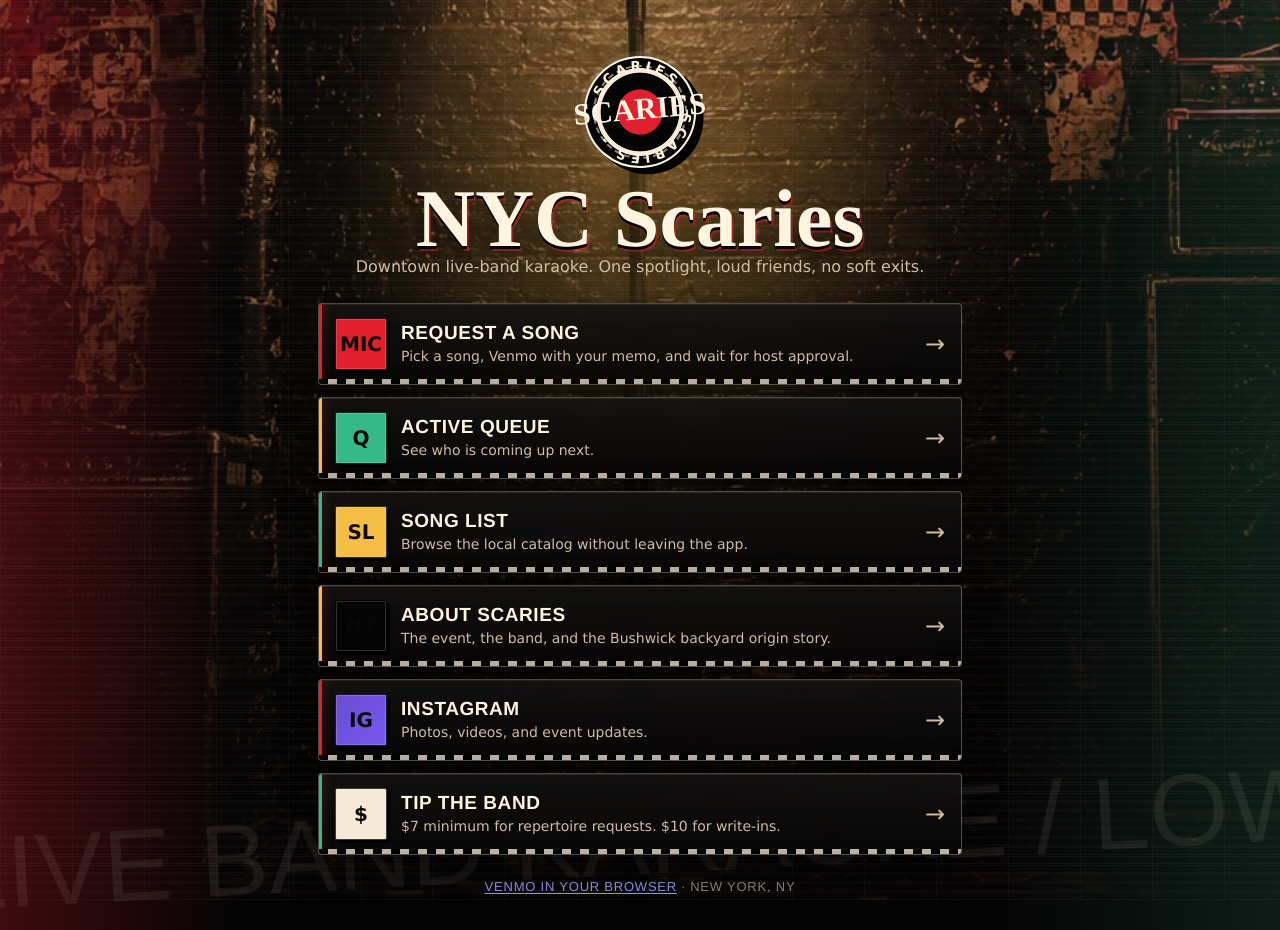
<file: index.html>
<!doctype html>
<html lang="en">
  <head>
    <meta charset="utf-8" />
    <meta name="viewport" content="width=device-width, initial-scale=1" />
    <title>NYC Scaries</title>
    <meta
      name="description"
      content="Sing with Scaries, browse songs, view the queue, follow Instagram, and tip the band."
    />
    <style>
      :root {
        color-scheme: dark;
        --ink: #f8f3ea;
        --muted: #cdbfb4;
        --line: rgba(248, 243, 234, 0.18);
        --panel: rgba(20, 18, 20, 0.76);
        --red: #d92832;
        --gold: #f5bf4d;
        --green: #4ebf8d;
        --violet: #7c5cff;
        --black: #0f0d10;
      }

      * {
        box-sizing: border-box;
      }

      body {
        margin: 0;
        min-height: 100vh;
        font-family:
          Inter, ui-sans-serif, system-ui, -apple-system, BlinkMacSystemFont,
          "Segoe UI", sans-serif;
        color: var(--ink);
        background:
          linear-gradient(180deg, rgba(15, 13, 16, 0.5), rgba(15, 13, 16, 0.86)),
          url("assets/scaries-club-stage.webp") center / cover fixed,
          #0f0d10;
      }

      body::before {
        content: "";
        position: fixed;
        inset: 0;
        pointer-events: none;
        opacity: 0.38;
        background-image:
          radial-gradient(circle at 50% 30%, rgba(245, 191, 77, 0.18), transparent 19rem),
          linear-gradient(90deg, rgba(217, 40, 50, 0.28), transparent 22%, transparent 78%, rgba(78, 191, 141, 0.16)),
          linear-gradient(to bottom, rgba(0, 0, 0, 0.08), rgba(0, 0, 0, 0.72));
      }

      main {
        position: relative;
        z-index: 1;
        width: min(100%, 680px);
        min-height: 100vh;
        margin: 0 auto;
        padding: clamp(28px, 6vw, 56px) 18px 36px;
        display: flex;
        flex-direction: column;
        justify-content: center;
        gap: 24px;
      }

      .brand {
        display: grid;
        gap: 16px;
        text-align: center;
      }

      .mark {
        width: 112px;
        aspect-ratio: 1;
        margin: 0 auto;
        display: grid;
        place-items: center;
        border: 1px solid rgba(248, 243, 234, 0.42);
        border-radius: 50%;
        background:
          radial-gradient(circle at 50% 50%, rgba(217, 40, 50, 0.95) 0 28%, rgba(18, 14, 15, 0.9) 29% 100%);
        box-shadow:
          0 22px 60px rgba(0, 0, 0, 0.42),
          inset 0 0 0 8px rgba(248, 243, 234, 0.08);
        transform: rotate(-5deg);
      }

      .mark svg {
        width: 100%;
        height: 100%;
        overflow: visible;
      }

      .mark text {
        fill: var(--ink);
        font-size: 15px;
        font-weight: 900;
        letter-spacing: 4px;
        text-transform: uppercase;
      }

      .mark .center {
        font-family: Georgia, "Times New Roman", serif;
        font-size: 34px;
        letter-spacing: 0;
      }

      h1 {
        margin: 0;
        font-family: Georgia, "Times New Roman", serif;
        font-size: clamp(46px, 12vw, 82px);
        line-height: 0.86;
        letter-spacing: 0;
      }

      p {
        margin: 0;
        color: var(--muted);
        line-height: 1.55;
      }

      .links {
        display: grid;
        gap: 12px;
      }

      .link {
        min-height: 82px;
        display: grid;
        grid-template-columns: 52px 1fr auto;
        align-items: center;
        gap: 14px;
        padding: 14px 16px;
        border: 1px solid var(--line);
        border-radius: 8px;
        color: var(--ink);
        text-decoration: none;
        background: var(--panel);
        backdrop-filter: blur(18px);
        box-shadow: 0 16px 42px rgba(0, 0, 0, 0.2);
      }

      .icon {
        width: 52px;
        aspect-ratio: 1;
        display: grid;
        place-items: center;
        border-radius: 8px;
        color: #130f10;
        font-size: 20px;
        font-weight: 900;
      }

      .red {
        background: var(--red);
      }

      .gold {
        background: var(--gold);
      }

      .green {
        background: var(--green);
      }

      .violet {
        background: var(--violet);
        color: var(--ink);
      }

      .cream {
        background: var(--ink);
      }

      .black {
        background: #171416;
        color: var(--ink);
      }

      .copy {
        display: grid;
        gap: 4px;
      }

      .title {
        font-size: 18px;
        font-weight: 800;
      }

      .description {
        color: var(--muted);
        font-size: 14px;
      }

      .arrow {
        color: var(--muted);
        font-size: 24px;
      }

      footer {
        text-align: center;
        color: rgba(248, 243, 234, 0.58);
        font-size: 13px;
      }

      @media (max-width: 520px) {
        body {
          background:
            linear-gradient(180deg, rgba(15, 13, 16, 0.34), rgba(15, 13, 16, 0.86)),
            url("assets/scaries-club-stage.webp") 50% 0 / auto 100vh no-repeat fixed,
            #0f0d10;
        }

        main {
          justify-content: start;
        }

        .link {
          grid-template-columns: 46px 1fr;
          min-height: 76px;
        }

        .icon {
          width: 46px;
          font-size: 18px;
        }

        .arrow {
          display: none;
        }
      }
    </style>
    <link rel="stylesheet" href="brand.css?v=cbgb-ska-1" />
  </head>
  <body>
    <main>
      <header class="brand">
        <div class="mark" aria-hidden="true">
          <svg viewBox="0 0 120 120" role="img">
            <defs>
              <path
                id="scaries-circle"
                d="M 60 60 m -46 0 a 46 46 0 1 1 92 0 a 46 46 0 1 1 -92 0"
              />
            </defs>
            <text>
              <textPath href="#scaries-circle" startOffset="50%" text-anchor="middle">
                SCARIES - SCARIES -
              </textPath>
            </text>
            <text class="center" x="60" y="68" text-anchor="middle">SCARIES</text>
          </svg>
        </div>
        <div>
          <h1>NYC Scaries</h1>
          <p>Downtown live-band karaoke. One spotlight, loud friends, no soft exits.</p>
        </div>
      </header>

      <section class="links" aria-label="Scaries links">
        <a class="link" href="signup.html">
          <span class="icon red" aria-hidden="true">MIC</span>
          <span class="copy">
            <span class="title">Request a Song</span>
            <span class="description">Pick a song, Venmo with your memo, and wait for host approval.</span>
          </span>
          <span class="arrow" aria-hidden="true">&rarr;</span>
        </a>

        <a class="link" href="queue.html">
          <span class="icon green" aria-hidden="true">Q</span>
          <span class="copy">
            <span class="title">Active Queue</span>
            <span class="description">See who is coming up next.</span>
          </span>
          <span class="arrow" aria-hidden="true">&rarr;</span>
        </a>

        <a class="link" href="songs.html">
          <span class="icon gold" aria-hidden="true">SL</span>
          <span class="copy">
            <span class="title">Song List</span>
            <span class="description">Browse the local catalog without leaving the app.</span>
          </span>
          <span class="arrow" aria-hidden="true">&rarr;</span>
        </a>

        <a class="link" href="about.html">
          <span class="icon black" aria-hidden="true">NY</span>
          <span class="copy">
            <span class="title">About Scaries</span>
            <span class="description">The event, the band, and the Bushwick backyard origin story.</span>
          </span>
          <span class="arrow" aria-hidden="true">&rarr;</span>
        </a>

        <a class="link" href="https://www.instagram.com/scaries.band">
          <span class="icon violet" aria-hidden="true">IG</span>
          <span class="copy">
            <span class="title">Instagram</span>
            <span class="description">Photos, videos, and event updates.</span>
          </span>
          <span class="arrow" aria-hidden="true">&rarr;</span>
        </a>

        <a class="link" href="venmo://paycharge?txn=pay&amp;recipients=itsianmcfarland">
          <span class="icon cream" aria-hidden="true">$</span>
          <span class="copy">
            <span class="title">Tip the Band</span>
            <span class="description">$7 minimum for repertoire requests. $10 for write-ins.</span>
          </span>
          <span class="arrow" aria-hidden="true">&rarr;</span>
        </a>
      </section>

      <footer><a href="https://account.venmo.com/u/itsianmcfarland">Venmo in your browser</a> &middot; New York, NY</footer>
    </main>
  </body>
</html>
</file>
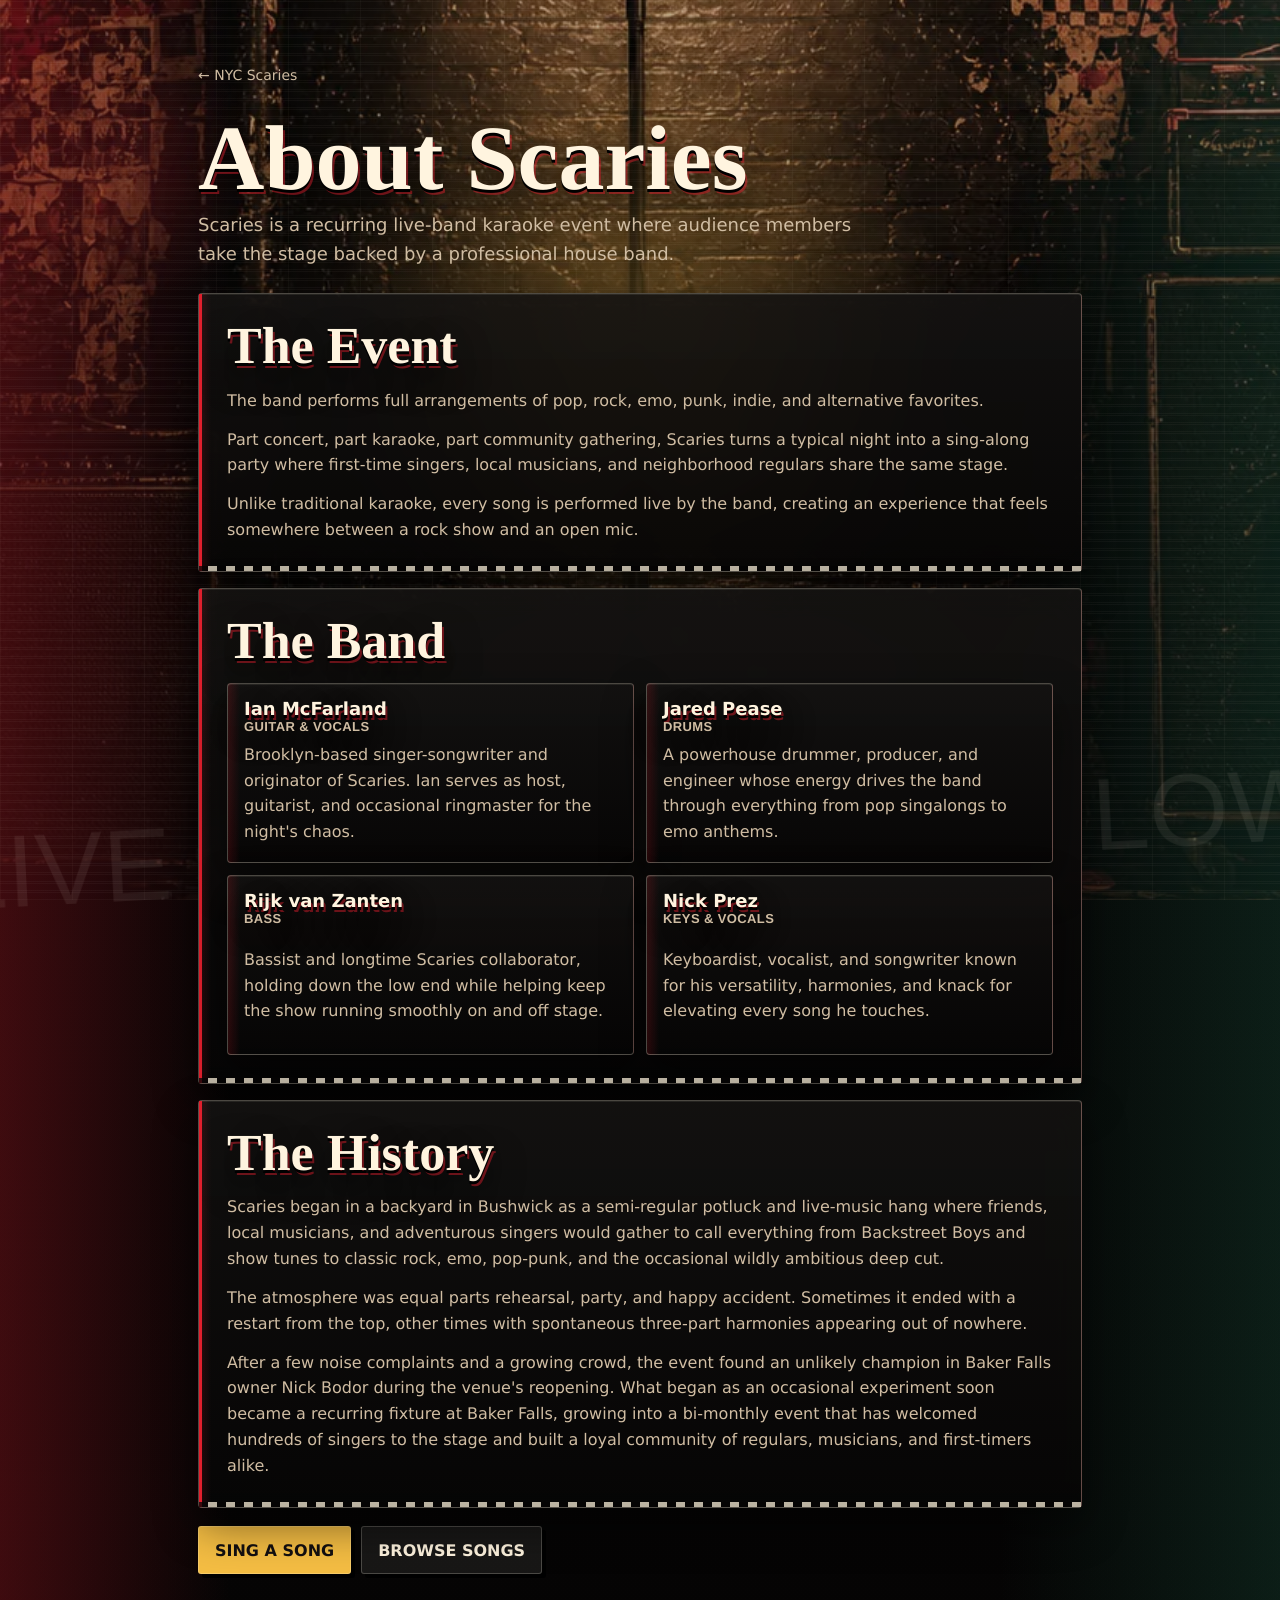
<file: about.html>
<!doctype html>
<html lang="en">
  <head>
    <meta charset="utf-8" />
    <meta name="viewport" content="width=device-width, initial-scale=1" />
    <title>About Scaries | NYC Scaries</title>
    <meta
      name="description"
      content="Learn about Scaries, a recurring live-band karaoke event with a professional house band."
    />
    <style>
      :root {
        color-scheme: dark;
        --ink: #f8f3ea;
        --muted: #cdbfb4;
        --line: rgba(248, 243, 234, 0.18);
        --panel: rgba(20, 18, 20, 0.76);
        --red: #d92832;
        --gold: #f5bf4d;
        --green: #4ebf8d;
        --black: #0f0d10;
      }

      * {
        box-sizing: border-box;
      }

      body {
        margin: 0;
        min-height: 100vh;
        font-family:
          Inter, ui-sans-serif, system-ui, -apple-system, BlinkMacSystemFont,
          "Segoe UI", sans-serif;
        color: var(--ink);
        background:
          linear-gradient(180deg, rgba(15, 13, 16, 0.6), rgba(15, 13, 16, 0.92)),
          url("assets/scaries-club-stage.webp") center / cover fixed,
          #0f0d10;
      }

      body::before {
        content: "";
        position: fixed;
        inset: 0;
        pointer-events: none;
        opacity: 0.42;
        background-image:
          radial-gradient(circle at 50% 18%, rgba(245, 191, 77, 0.16), transparent 18rem),
          linear-gradient(90deg, rgba(217, 40, 50, 0.26), transparent 24%, transparent 78%, rgba(78, 191, 141, 0.14)),
          linear-gradient(to bottom, rgba(0, 0, 0, 0.08), rgba(0, 0, 0, 0.76));
      }

      main {
        position: relative;
        z-index: 1;
        width: min(100%, 920px);
        margin: 0 auto;
        padding: clamp(24px, 5vw, 56px) 18px 40px;
      }

      .back {
        display: inline-flex;
        align-items: center;
        min-height: 40px;
        margin-bottom: 22px;
        color: var(--muted);
        text-decoration: none;
        font-size: 14px;
      }

      .back:hover,
      .back:focus-visible {
        color: var(--ink);
        outline: none;
      }

      header {
        display: grid;
        gap: 12px;
        max-width: 760px;
        margin-bottom: 24px;
      }

      h1,
      h2,
      h3 {
        margin: 0;
        letter-spacing: 0;
      }

      h1 {
        font-family: Georgia, "Times New Roman", serif;
        font-size: clamp(48px, 10vw, 92px);
        line-height: 0.88;
      }

      h2 {
        font-family: Georgia, "Times New Roman", serif;
        font-size: clamp(30px, 6vw, 52px);
        line-height: 0.95;
      }

      h3 {
        font-size: 18px;
        line-height: 1.1;
      }

      p {
        margin: 0;
        color: var(--muted);
        font-size: 16px;
        line-height: 1.62;
      }

      .lead {
        max-width: 42rem;
        font-size: 18px;
      }

      .section {
        display: grid;
        gap: 16px;
        margin-top: 16px;
        padding: clamp(18px, 4vw, 28px);
        border: 1px solid var(--line);
        border-radius: 8px;
        background: var(--panel);
        backdrop-filter: blur(18px);
        box-shadow: 0 18px 50px rgba(0, 0, 0, 0.28);
      }

      .copy {
        display: grid;
        gap: 13px;
      }

      .band {
        display: grid;
        grid-template-columns: repeat(2, minmax(0, 1fr));
        gap: 12px;
      }

      .member {
        display: grid;
        gap: 7px;
        min-height: 180px;
        padding: 16px;
        border: 1px solid var(--line);
        border-radius: 8px;
        background: rgba(0, 0, 0, 0.22);
      }

      .role {
        color: var(--gold);
        font-size: 13px;
        font-weight: 800;
        text-transform: uppercase;
      }

      .actions {
        display: flex;
        flex-wrap: wrap;
        gap: 10px;
        margin-top: 18px;
      }

      .button {
        min-height: 48px;
        display: inline-flex;
        align-items: center;
        justify-content: center;
        border: 1px solid rgba(248, 243, 234, 0.18);
        border-radius: 8px;
        padding: 0 16px;
        color: #130f10;
        background: var(--gold);
        font-weight: 800;
        text-decoration: none;
      }

      .secondary {
        color: var(--ink);
        background: rgba(248, 243, 234, 0.08);
      }

      @media (max-width: 720px) {
        body {
          background:
            linear-gradient(180deg, rgba(15, 13, 16, 0.5), rgba(15, 13, 16, 0.92)),
            url("assets/scaries-club-stage.webp") 50% 0 / auto 100vh no-repeat fixed,
            #0f0d10;
        }

        .band {
          grid-template-columns: 1fr;
        }

        .actions {
          display: grid;
        }

        .button {
          width: 100%;
        }
      }
    </style>
    <link rel="stylesheet" href="brand.css?v=cbgb-ska-1" />
  </head>
  <body>
    <main>
      <a class="back" href="index.html">&larr; NYC Scaries</a>

      <header>
        <h1>About Scaries</h1>
        <p class="lead">
          Scaries is a recurring live-band karaoke event where audience members take the
          stage backed by a professional house band.
        </p>
      </header>

      <section class="section">
        <h2>The Event</h2>
        <div class="copy">
          <p>
            The band performs full arrangements of pop, rock, emo, punk, indie, and
            alternative favorites.
          </p>
          <p>
            Part concert, part karaoke, part community gathering, Scaries turns a typical
            night into a sing-along party where first-time singers, local musicians, and
            neighborhood regulars share the same stage.
          </p>
          <p>
            Unlike traditional karaoke, every song is performed live by the band, creating an
            experience that feels somewhere between a rock show and an open mic.
          </p>
        </div>
      </section>

      <section class="section">
        <h2>The Band</h2>
        <div class="band">
          <article class="member">
            <div>
              <h3>Ian McFarland</h3>
              <div class="role">Guitar &amp; Vocals</div>
            </div>
            <p>
              Brooklyn-based singer-songwriter and originator of Scaries. Ian serves as host,
              guitarist, and occasional ringmaster for the night's chaos.
            </p>
          </article>

          <article class="member">
            <div>
              <h3>Jared Pease</h3>
              <div class="role">Drums</div>
            </div>
            <p>
              A powerhouse drummer, producer, and engineer whose energy drives the band
              through everything from pop singalongs to emo anthems.
            </p>
          </article>

          <article class="member">
            <div>
              <h3>Rijk van Zanten</h3>
              <div class="role">Bass</div>
            </div>
            <p>
              Bassist and longtime Scaries collaborator, holding down the low end while
              helping keep the show running smoothly on and off stage.
            </p>
          </article>

          <article class="member">
            <div>
              <h3>Nick Prez</h3>
              <div class="role">Keys &amp; Vocals</div>
            </div>
            <p>
              Keyboardist, vocalist, and songwriter known for his versatility, harmonies, and
              knack for elevating every song he touches.
            </p>
          </article>
        </div>
      </section>

      <section class="section">
        <h2>The History</h2>
        <div class="copy">
          <p>
            Scaries began in a backyard in Bushwick as a semi-regular potluck and live-music
            hang where friends, local musicians, and adventurous singers would gather to call
            everything from Backstreet Boys and show tunes to classic rock, emo, pop-punk, and
            the occasional wildly ambitious deep cut.
          </p>
          <p>
            The atmosphere was equal parts rehearsal, party, and happy accident. Sometimes it
            ended with a restart from the top, other times with spontaneous three-part
            harmonies appearing out of nowhere.
          </p>
          <p>
            After a few noise complaints and a growing crowd, the event found an unlikely
            champion in Baker Falls owner Nick Bodor during the venue's reopening. What began
            as an occasional experiment soon became a recurring fixture at Baker Falls, growing
            into a bi-monthly event that has welcomed hundreds of singers to the stage and
            built a loyal community of regulars, musicians, and first-timers alike.
          </p>
        </div>
      </section>

      <nav class="actions" aria-label="Next actions">
        <a class="button" href="signup.html">Sing a Song</a>
        <a class="button secondary" href="songs.html">Browse Songs</a>
      </nav>
    </main>
  </body>
</html>
</file>
<file: brand.css>
:root {
  --ink: #fff4df;
  --paper: #f4ead5;
  --muted: #d0bda3;
  --line: rgba(255, 248, 234, 0.22);
  --panel: rgba(8, 7, 7, 0.88);
  --field: rgba(255, 248, 234, 0.075);
  --red: #e11f2d;
  --gold: #f4bd43;
  --green: #36b889;
  --violet: #7758ee;
  --blue: #4ea3e6;
  --black: #050404;
  --checker: repeating-conic-gradient(#f5ead4 0 25%, #050404 0 50%) 0 0 / 18px 18px;
}

* {
  text-rendering: geometricPrecision;
}

[hidden] {
  display: none !important;
}

body {
  color: var(--ink);
  background:
    radial-gradient(circle at 50% 21%, rgba(244, 189, 67, 0.24), transparent 19rem),
    linear-gradient(90deg, rgba(225, 31, 45, 0.26), transparent 18%, transparent 78%, rgba(54, 184, 137, 0.14)),
    linear-gradient(180deg, rgba(5, 4, 4, 0.28), rgba(5, 4, 4, 0.94)),
    url("assets/scaries-club-stage.webp") center / cover fixed,
    #070606;
}

body::before {
  content: "";
  position: fixed;
  inset: 0;
  z-index: 0;
  pointer-events: none;
  opacity: 0.66;
  background-image:
    linear-gradient(90deg, rgba(255, 244, 223, 0.045) 1px, transparent 1px),
    repeating-linear-gradient(0deg, rgba(255, 244, 223, 0.05) 0 1px, transparent 1px 7px),
    radial-gradient(circle at 11% 19%, rgba(225, 31, 45, 0.18), transparent 8rem),
    linear-gradient(180deg, transparent, rgba(0, 0, 0, 0.7));
  background-size: 72px 72px, 100% 9px, 100% 100%, 100% 100%;
  mix-blend-mode: screen;
}

body::after {
  content: "LIVE BAND KARAOKE  /  LOWER EAST SIDE  /  SCARIES";
  position: fixed;
  left: -4vw;
  right: -4vw;
  bottom: 2.1vh;
  z-index: 0;
  pointer-events: none;
  color: rgba(255, 244, 223, 0.07);
  font-family: Impact, Haettenschweiler, "Arial Black", sans-serif;
  font-size: clamp(38px, 8vw, 112px);
  line-height: 0.82;
  letter-spacing: 0;
  text-transform: uppercase;
  white-space: nowrap;
  transform: rotate(-3deg);
}

main {
  position: relative;
  z-index: 1;
}

h1,
h2,
h3 {
  color: var(--ink);
  text-shadow:
    0 3px 0 #000,
    2px 5px 0 rgba(225, 31, 45, 0.46),
    0 16px 34px rgba(0, 0, 0, 0.72);
}

h1 {
  letter-spacing: 0;
}

p,
small,
.description,
.queue-time,
.host-meta,
.role {
  color: var(--muted);
}

a {
  text-decoration-thickness: 1px;
  text-underline-offset: 0.18em;
}

.panel,
.section,
.member,
.link,
.host-card,
.catalog-song,
.queue-item,
.selected-song,
.payment-code,
.empty,
.empty-door,
.door-stat,
input,
button,
.button {
  border-radius: 4px;
}

.panel,
.section,
.link,
.host-card,
.member {
  position: relative;
  border-color: rgba(255, 244, 223, 0.28);
  background:
    linear-gradient(90deg, rgba(225, 31, 45, 0.16), transparent 12px),
    linear-gradient(180deg, rgba(255, 244, 223, 0.045), rgba(0, 0, 0, 0.22)),
    var(--panel);
  box-shadow:
    0 18px 44px rgba(0, 0, 0, 0.48),
    inset 0 1px 0 rgba(255, 244, 223, 0.08);
}

.panel::after,
.section::after,
.link::after,
.host-card::after {
  content: "";
  position: absolute;
  left: 0;
  right: 0;
  bottom: 0;
  height: 5px;
  background: var(--checker);
  opacity: 0.76;
  pointer-events: none;
}

.panel::before,
.section::before,
.host-card::before {
  content: "";
  position: absolute;
  left: 0;
  top: 0;
  bottom: 0;
  width: 3px;
  background: var(--red);
}

.link {
  overflow: hidden;
  transition:
    border-color 160ms ease,
    transform 160ms ease,
    background 160ms ease;
}

.link::before {
  content: "";
  position: absolute;
  left: 0;
  top: 0;
  bottom: 5px;
  width: 3px;
  background: var(--red);
}

.link:nth-child(2n)::before {
  background: var(--gold);
}

.link:nth-child(3n)::before {
  background: var(--green);
}

.link:hover,
.link:focus-visible {
  border-color: rgba(255, 244, 223, 0.62);
  background:
    linear-gradient(90deg, rgba(225, 31, 45, 0.24), transparent 14px),
    rgba(10, 9, 9, 0.94);
  transform: translateY(-1px);
  outline: none;
}

.title,
label,
.count,
.status,
.role,
.status-pill,
.door-stat span,
.payment-code span {
  font-family: Impact, Haettenschweiler, "Arial Black", sans-serif;
  font-weight: 900;
  letter-spacing: 0.03em;
  text-transform: uppercase;
}

.title {
  font-size: 19px;
}

.icon,
.queue-number {
  border: 1px solid rgba(0, 0, 0, 0.75);
  border-radius: 2px;
  box-shadow:
    3px 3px 0 #000,
    inset 0 0 0 1px rgba(255, 248, 234, 0.18);
}

.icon {
  background-image:
    linear-gradient(135deg, rgba(255, 244, 223, 0.20), transparent 42%),
    var(--checker);
  color: #080606;
}

.mark {
  position: relative;
  border: 2px solid var(--ink);
  border-radius: 50%;
  background:
    radial-gradient(circle at 50% 50%, #e11f2d 0 29%, #050404 30% 51%, #f4ead5 52% 57%, #050404 58% 100%);
  box-shadow:
    7px 7px 0 #000,
    0 0 0 5px rgba(255, 248, 234, 0.08);
}

.mark::after {
  content: "";
  position: absolute;
  inset: 7px;
  border-radius: 50%;
  border: 2px dashed rgba(255, 244, 223, 0.54);
  pointer-events: none;
}

.mark text {
  fill: var(--ink);
}

button,
.button {
  border-color: rgba(255, 248, 234, 0.22);
  border-radius: 3px;
  box-shadow: 4px 4px 0 #000;
  text-transform: uppercase;
}

button:hover,
.button:hover,
button:focus-visible,
.button:focus-visible {
  filter: contrast(1.08) saturate(1.08);
  outline: 2px solid rgba(255, 244, 223, 0.28);
  outline-offset: 3px;
}

button:active,
.button:active {
  transform: translate(2px, 2px);
  box-shadow: 2px 2px 0 #000;
}

.secondary {
  background: rgba(255, 248, 234, 0.08);
}

input {
  border-color: rgba(255, 248, 234, 0.28);
  background:
    linear-gradient(180deg, rgba(255, 248, 234, 0.06), rgba(0, 0, 0, 0.18)),
    var(--field);
}

input:focus {
  border-color: var(--red);
  outline: 3px solid rgba(226, 29, 47, 0.2);
}

.song-result,
.catalog-song,
.queue-item,
.door-stat,
.payment-code {
  background:
    linear-gradient(90deg, rgba(255, 244, 223, 0.045), transparent),
    rgba(0, 0, 0, 0.36);
}

.song-result:hover,
.song-result:focus-visible {
  border-color: var(--gold);
  outline: none;
}

.red,
.no {
  background: var(--red);
}

.gold {
  background: var(--gold);
}

.green,
.yes {
  background: var(--green);
}

.warn,
.blue {
  background: var(--blue);
}

.violet {
  background:
    linear-gradient(135deg, rgba(5, 4, 4, 0.12), transparent),
    var(--violet);
}

.cream {
  background: var(--paper);
}

.black {
  background: #050404;
}

.write-in-result {
  background:
    linear-gradient(90deg, rgba(244, 189, 67, 0.16), transparent),
    rgba(0, 0, 0, 0.56);
}

.selected-song {
  border-color: rgba(54, 184, 137, 0.72);
  background:
    linear-gradient(90deg, rgba(54, 184, 137, 0.18), transparent),
    rgba(0, 0, 0, 0.38);
}

footer {
  font-family: Impact, Haettenschweiler, "Arial Black", sans-serif;
  letter-spacing: 0.06em;
  text-transform: uppercase;
}

@media (max-width: 640px) {
  body {
    background:
      radial-gradient(circle at 50% 16%, rgba(244, 189, 67, 0.20), transparent 13rem),
      linear-gradient(90deg, rgba(225, 31, 45, 0.18), transparent 34%),
      linear-gradient(180deg, rgba(4, 3, 3, 0.38), rgba(4, 3, 3, 0.96)),
      url("assets/scaries-club-stage.webp") 50% 0 / auto 100vh no-repeat fixed,
      #070606;
  }

  body::after {
    bottom: 0.8vh;
    font-size: 44px;
  }

  .panel::after,
  .section::after,
  .link::after,
  .host-card::after {
    height: 4px;
  }
}
</file>
